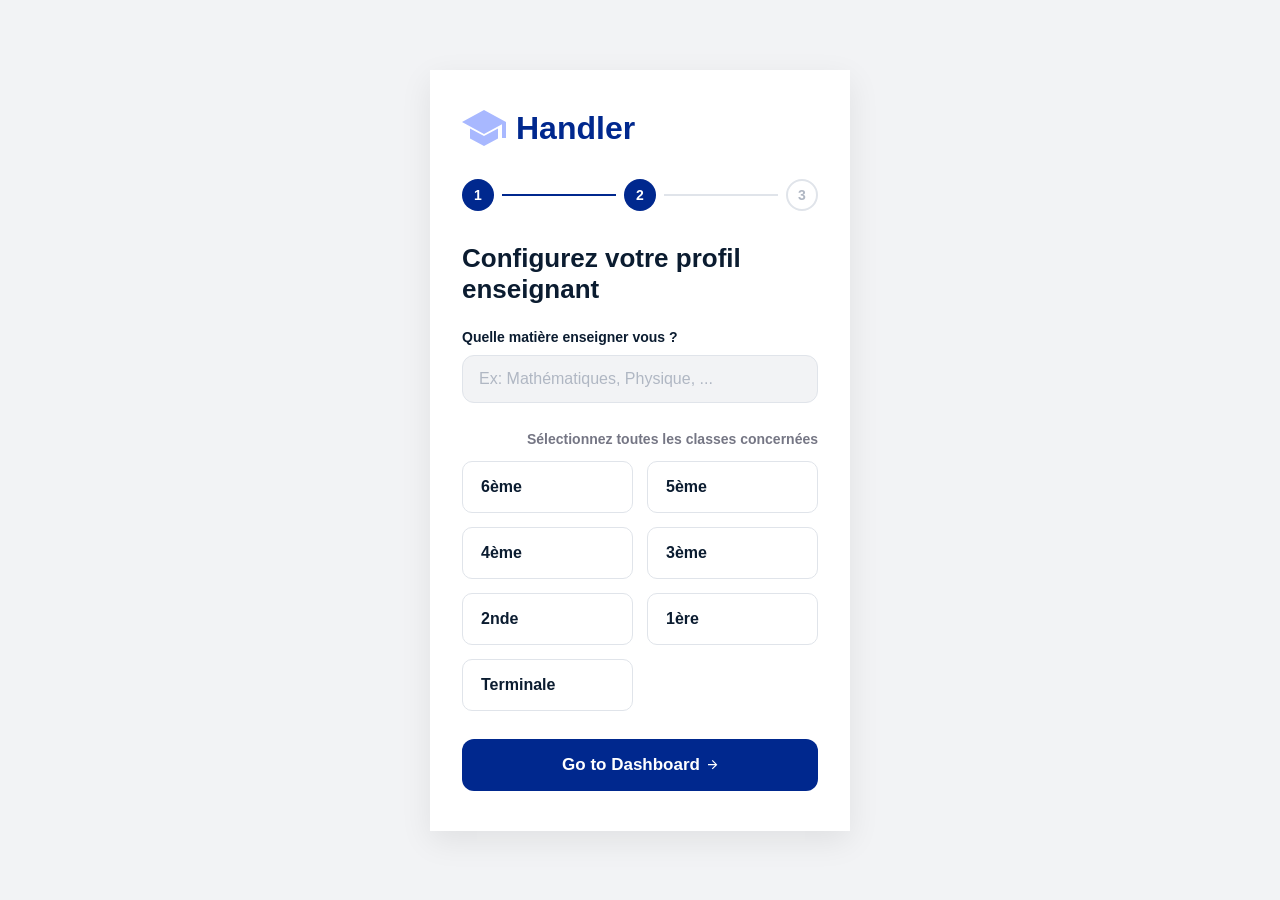
<file: part/configuration du profil enseignant/index.html>
<!DOCTYPE html>
<html lang="en">

<head>
    <meta charset="UTF-8">
    <meta name="viewport" content="width=device-width, initial-scale=1.0">
    <link rel="stylesheet" href="style.css">
    <title>Handler-configuration profile enseignant</title>
</head>

<body>

    <div class="card">

        <!-- logo -->
        <div class="logo">
            <img src="icons/logo_nexora.svg" alt="Logo" class="logo-icon">
            <span class="logo-text">Handler</span>
        </div>

        <!-- step indicator -->
        <div class="steps">
            <div class="step-circle done">1</div>
            <div class="step-line done"></div>
            <div class="step-circle active">2</div>
            <div class="step-line"></div>
            <div class="step-circle upcoming">3</div>
        </div>

        <!-- title -->
         <h1 class="title">Configurez votre profil enseignant</h1>

        <!-- subject field -->
        <label for="subject" class="field-label">Quelle matière enseigner vous ?</label>
        <input type="text" id="subject" class="subject-input" placeholder="Ex: Mathématiques, Physique, ...">

        <!-- classes section -->
         <div class="classes-section">
            <div class="classes-header">
                <span class="classes-hint">Sélectionnez toutes les classes concernées</span>
            </div>

            <div class="classes-grid" id="classesGrid">
                <button class="class-card" type="button" data-class="6ème">6ème</button>
                <button class="class-card" type="button" data-class="5ème">5ème</button>
                <button class="class-card" type="button" data-class="4ème">4ème</button>
                <button class="class-card" type="button" data-class="3ème">3ème</button>
                <button class="class-card" type="button" data-class="2nde">2nde</button>
                <button class="class-card" type="button" data-class="1ère">1ère</button>
                <button class="class-card" type="button" data-class="Terminale">Terminale</button>
            </div>

            <p class="error-message" id="errorMessage"></p>
         </div>

        <!-- submit -->
        <button class="btn-submit" id="submitBtn">
            Go to Dashboard 
            <img src="icons/arrow_back.svg" alt="arrow-back" class="arrow-icon">
        </button>


        <script src="script.js"></script>
</body>

</html>
</file>
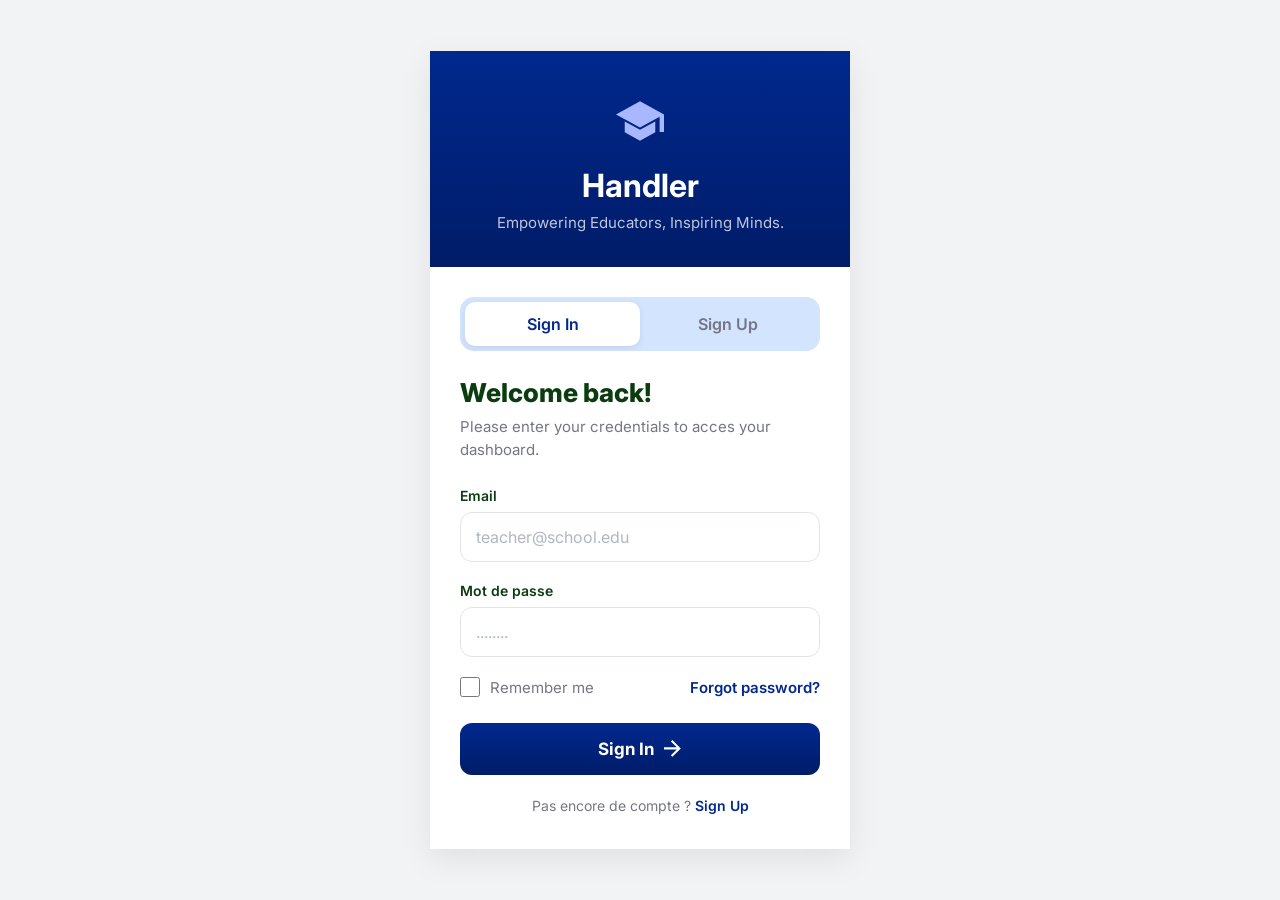
<file: part/connexion-inscription/index.html>
<!DOCTYPE html>
<html lang="en">
<head>
    <meta charset="UTF-8">
    <link rel="stylesheet" href="style.css">
    <meta name="viewport" content="width=device-width, initial-scale=1.0">
    <title>Handler - connexion</title>
</head>
<body>
    <main class="card">

        <!-- header -->
        <div class="header">
            <div class="header-icon">
                <img src="icons/logo_nexora.svg" alt="mon logo">
            </div>
         
            <h1>Handler</h1>
            <p>Empowering Educators, Inspiring Minds.</p>
        </div>
        
        <!-- conent -->
         <div class="content">

            <!-- tabs -->
            <div class="tabs" id="tabs">
                <div class="tabs-highlight"></div>
                <button class="tab active" type="button" id="tab-signin">Sign In</button>
                <button class="tab " type="button" id="tab-signup">Sign Up</button>
            </div>

            <!-- container holding both stacked forms -->
             <div class="forms">

                <!-- SIGN IN FORM -->
                 <section class="form-panel visible" id="form-signin">
                    <h2 class="title">Welcome back!</h2>
                    <p class="subtitle">Please enter your credentials to acces your dashboard.</p>

                    <form>
                        <div class="field">
                            <label for="signin-email">Email</label>
                            <input type="email" id="signin-email" name="email" autocomplete="email" placeholder="teacher@school.edu">
                        </div>

                        <div class="field">
                            <label for="signin-password">Mot de passe</label>
                            <input type="password" id="signin-password" name="password" autocomplete="current-password" placeholder="........">
                        </div>

                        <div class="options-row">
                            <label class="remember-me">
                                <input type="checkbox" name="remember">
                                Remember me 
                            </label>
                            <a href="#" class="forgot-link">Forgot password?</a>
                        </div>

                        <button type="submit" class="submit-button">
                            Sign In
                            <img src="icons/arrow_back.svg" alt="">
                        </button>
                    </form>

                    <p class="switch-text">
                        Pas encore de compte ?
                        <button type="button" class="switch-button" data-target="signup">Sign Up</button>
                    </p>
                </section>

                <!-- SIGN UP FORM -->
                 <section class="form-panel hidden signup" id="form-signup">
                    <h2 class="title">Create account</h2>
                    <p class="subtitle">Remplissez vos informations pour créer votre compte.</p>

                    <form>
                        <div class="field">
                            <label for="signup-fullname">Nom complet</label>
                            <input type="text" id="signup-fullname" name="fullname" autocomplete="name" placeholder="jean Dupont">
                        </div>

                        <div class="field">
                            <label for="signup-email">Email</label>
                            <input type="email" id="signin-email" name="email" autocomplete="email" placeholder="teacher@school.edu">
                        </div>

                        <div class="field">
                            <label for="signup-password">Mot de passe</label>
                            <input type="password" id="signup-password" name="password" autocomplete="new-password" placeholder="........">
                        </div>

                        <button type="submit" class="submit-button">
                            Sign up
                            <img src="icons/arrow_back.svg" alt="">
                        </button>
                    </form>

                    <p class="switch-text">
                        Déjà un compte ?
                        <button type="button" class="switch-button" data-target="signin">Sign In</button>
                    </p>
                 </section>
             </div>
         </div>
    </main>

    <script src="script.js"></script>
</body>
</html>
</file>
<file: part/configuration du profil enseignant/style.css>
:root {

    /* Couleurs du projet */
    --blue: #00288E;
    /*header buttons links*/
    --blue-light: #D3E4FE;
    /*tabs backgroud header icon*/
    --text-muted: #757684;
    /*secondary text*/
    --text-light: #B0B7C3;
    /*placeholder text*/
    --border-color: #E0E4EA;
    /*input border*/
    --text-dark: #0B1C30;
    /*title labels*/
    --white: #FFFFFF;
    --page-bg: #F2F3F5;

    /* Police */
    --font-family: 'Inter', Arial, sans-serif;

    /* Tailles de texte */
    --size-small: 14px;
    --size-normal: 15px;
    --size-input: 16px;
    --size-button: 17px;
    --size-title: 26px;
    --size-logo: 32px;

    /* Graisses de police */
    --weight-regular: 400;
    --weight-semibold: 600;
    --weight-bold: 700;
    --weight-extrabold: 800;

    /* Arrondis */
    --radius-small: 5px;
    --radius-medium: 10px;
    --radius-input: 12px;
    --radius-tabs: 14px;
    --radius-card: 20px;

    /* Vitesse des animations */
    --speed: 0.35s;
}

* {
    margin: 0;
    padding: 0;
    box-sizing: border-box;
}

body{
    font-family: var(--font-family);
    background-color: var(--page-bg);
    min-height: 100vh;
    display: flex;
    align-items: center;
    justify-content: center;
    padding: 30px 15px;
}

.card{
    background-color: var(--white);
    /* border-radius: var(--radius-card); */
    width: 100%;
    max-width: 420px;
    padding: 40px 32px;
    overflow: hidden; /*permet de couper net tout ce qui depasse des limites de la carte*/
    box-shadow: 0 10px 30px rgba(0, 0, 0, 0.08);   
}

.logo{
    display: flex;
    align-items: center;
    gap: 10px;
    margin-bottom: 32px;
}

.logo-icon{
    font-size: 28px;
    line-height: 1;
}

.logo-text{
    font-size: var(--size-logo);
    font-weight: var(--weight-extrabold);
    color: var(--blue);
}

.steps{
    display: flex;
    align-items: center;
    margin-bottom: 32px;
}

.step-circle{
    width: 32px;
    height: 32px;
    border-radius: 50%;
    display: flex;
    align-items: center;
    justify-content: center;
    font-size: var(--size-small);
    font-weight: var(--weight-bold);
    flex-shrink: 0;
}

.step-circle.done, 
.step-circle.active{
    background-color: var(--blue);
    color: var(--white);
}

.step-circle.upcoming{
    background-color: var(--white);
    color: var(--text-light);
    border: 2px solid var(--border-color);
}

.step-line{
    flex: 1;
    height: 2px;
    background-color: var(--border-color);
    margin: 0 8px;
    
}

.step-line.done{
    background-color: var(--blue);
}

.title{
    font-size: var(--size-title);
    font-weight: var(--weight-extrabold);
    color: var(--text-dark);
    margin-bottom: 24px;
}

.field-label{
    display: block;
    font-size: var(--size-small);
    font-weight: var(--weight-semibold);
    color: var(--text-dark);
    margin-bottom: 10px;
}

.subject-input{
    width: 100%;
    padding: 14px 16px;
    font-family: var(--font-family);
    font-size: var(--size-input);
    color: var(--text-dark);
    background-color: var(--page-bg);
    border: 1px solid var(--border-color);
    border-radius: var(--radius-input);
    outline: none;
    transition: border-color var(--speed);
}

.subject-input::placeholder{
    color: var(--text-light);
}

.subject-input:focus{
    border-color:var(--blue);
}

.classes-section{
    margin-top: 28px;
}

.classes-header{
    display: flex;
    justify-content: flex-end;
    margin-bottom: 14px;
}

.classes-hint{
    font-size: var(--size-small);
    font-weight: var(--weight-semibold);
    color: var(--text-muted);
}

.classes-grid{
    display: grid;
    grid-template-columns: 1fr 1fr;
    gap: 14px;
}

.class-card{
    padding: 16px 18px;
    font-size: var(--size-input);
    font-weight: var(--weight-semibold);
    color: var(--text-dark);
    background-color: var(--white);
    border: 1.5px solid var(--border-color);
    border-radius: var(--radius-medium);
    text-align: left;
    cursor: pointer;
    transition: var(--border-color) var(--speed), background-color var(--speed), color var(--speed);
}

.class-card:hover{
    border-color: var(--blue);
}

.class-card.selected {
    background-color: var(--blue-light);
    border-color: var(--blue);
    color: var(--blue);
}

.error-message{
    font-size: var(--size-small);
    font-weight: var(--weight-semibold);
    color: #C0392B;
    margin-top: 16px;
    display: none;
}

.error-message.show{
    display: block;
}

.btn-submit{
    width: 100%;
    margin-top: 28px;
    padding: 16px;
    font-family: var(--font-family);
    font-size: var(--size-button);
    font-weight: var(--weight-bold);
    color: var(--white);
    background-color: var(--blue);
    border: none;
    border-radius: var(--radius-input);
    cursor: pointer;
    display: flex;
    align-items: center;
    justify-content: center;
    gap: 8px;
    transition: opacity var(--speed);
}

.btn-submit:hover{
    opacity: 0.9;
}
</file>
<file: part/connexion-inscription/style.css>
@import url('https://fonts.googleapis.com/css2?family=Inter:ital,opsz,wght@0,14..32,100..900;1,14..32,100..900&display=swap');

/*variables css*/
:root{
    --blue: #00288E; /*header buttons links*/
    --blue-light: #D3E4FE; /*tabs backgroud header-icon*/
    --text-muted: #757684; /*subtitles*/
    --text-light: #B0B7C3; /*placeholder text*/
    --border-color: #E0E4EA; /*input borders*/
    --text-dark: #0B3C10; /*titles labels*/
    --white: #FFFFFF;
    --page-bg: #F2F3F5;

    --font-family: 'Inter', arial, sans-serif;

    --size-small: 14px;
    --size-normal: 15px;
    --size-input: 16px;
    --size-button: 17px;
    --size-title: 26px;
    --size-logo: 32px;

    --weight-regular: 400;
    --weight-semi-bold: 600;
    --weight-bold: 700;
    --weight-extrabold: 800;

    --raduis-small: 5px;
    --raduis-medium: 10px;
    --raduis-input: 12px;
    --raduis-tabs: 14px;
    --raduis-card:20px;
}

* {
    margin: 0;
    padding: 0;
    box-sizing: border-box;
}

body {
    font-family: var(--font-family);
    background-color: var(--page-bg);
    display: flex;
    justify-content: center;
    align-items: center;
    min-height: 100vh;
    padding: 30px 15px;
}

button {
    font-family: inherit; /*permet que toout les boutons heritent de la police inter*/
}

.card {
    background: var(--white);
    width: 100%;
    max-width: 420px; /*permet que la carte occupe tout l'espace sur des petits ecrans*/
    /* border-radius: var(--raduis-card); */
    overflow: hidden; /*permet de couper net tout ce qui depasse des limites de la carte*/
    box-shadow: 0 10px 30px rgba(0, 0, 0, 0.08);    
}

.header {
    background: linear-gradient(180deg, var(--blue) 0%, #001c68 100%);/*bleu vers bleu foncé*/
    padding: 40px 30px 35px;
    text-align: center;
    color: var(--white);
}

.header-icon {
    width: 60px;
    height: 60px;
    margin: 0 auto 15px;
    display: flex;
    align-items: center;
    justify-content: center;
}

.header-icon img{
    width: 48px;
    height: 48px;
}

.header h1{
    font-size: var(--size-logo);
    font-weight: var(--weight-bold);
    margin-bottom: 8px;
}

.header p{
    font-size: var(--size-normal);
    color: rgba(255, 255, 255, 0.75);
}

.content {
    padding: 30px 30px 35px;
    overflow: hidden;
}

.tabs {
    display: flex;
    background: var(--blue-light);
    border-radius: var(--raduis-tabs);
    padding: 5px;
    margin-bottom: 26px;
    position: relative;
}

.tabs-highlight {
    position: absolute;
    top: 5px;
    left: 5px;
    width: calc(50% - 5px);
    height: calc(100% - 10px);
    background: var(--white);
    border-radius: var(--raduis-medium);
    box-shadow: 0 2px 6px rgba(0, 0, 0, 0.08);
    transition: transform 0.35s ease;
}

.tabs.signup-active .tabs-highlight{
    transform: translateX(100%);
}

.tab{
    flex: 1;
    text-align: center;
    padding: 12px 0;
    border-radius: var(--raduis-medium);
    font-size: var(--size-input);
    font-weight: var(--weight-semi-bold);
    cursor: pointer;
    border: none;
    background: transparent;
    color: var(--text-muted);
    position: relative;
    z-index: 1;
    transition: color 0.35s ease;
}

.tab.active{
    color: var(--blue);
}

.forms{
    position: relative;
    width: 100%;
    min-height: 430px;
}

.form-panel{
    width: 100%;
    transition: transform 0.35s ease, opacity 0.35s ease;
}

.form-panel.visible{
    position: relative;
    transform: translateX(0);
    opacity: 1;
    visibility: visible;
    pointer-events: auto; /*accepte les clics et interaction souris normalement*/
}

.form-panel.hidden {
    position: absolute;
    top: 0;
    left: 0;
    opacity: 0;
    visibility: hidden;
    pointer-events: none;
    transition: transform 0.35s ease, opacity 0.35s ease, visibility 0s linear 0.35s;
}

.form-pannel.hidden.signin{
    transform: translateX(-40px);
}

.form-pannel.hidden.signup{
    transform: translateX(40px);
}

.title{
    font-size: var(--size-title);
    font-weight: var(--weight-extrabold);
    color: var(--text-dark);
    margin-bottom: 8px;
}

.subtitle{
    font-size: var(--size-normal);
    color: var(--text-muted);
    line-height: 1.5;
    margin-bottom: 26px;
}

.field{
    margin-bottom: 20px;
}

.field label{
    display: block;
    font-size: var(--size-small);
    font-weight: var(--weight-semi-bold);
    color: var(--text-dark);
    margin-bottom: 8px;
}

.field input {
    width: 100%;
    padding: 14px 15px;
    font-size: var(--size-input);
    font-family: inherit;
    border: 1px solid var(--border-color);
    border-radius: var(--raduis-input);
    color: var(--text-dark);
    outline: none;
    transition: border-color 0.2 ease;
}

.field input::placeholder{
    color: var(--text-light);
}

.field input:focus{
    border-color: var(--blue);
}

.options-row {
    display: flex;
    justify-content: space-between;
    align-items: center;
    margin-bottom: 26px;
}

.remember-me{
    display: flex;
    align-items: center;
    gap: 10px;
    font-size: var(--size-normal);
    color: var(--text-muted);
    cursor: pointer;
}

.remember-me input{
    width: 20px;
    height: 20px;
    accent-color: var(--blue);
    cursor: pointer;
}

.forgot-link{
    font-size: var(--size-normal);
    font-weight: var(--weight-semi-bold);
    color: var(--blue);
    text-decoration: none;
}

.forgot-link:hover{
    text-decoration: underline;
}

.submit-button{
    width: 100%;
    padding: 16px;
    background: linear-gradient(180deg, var(--blue) 0%, #001c68 100%);
    color: var(--white);
    font-size: var(--size-button);
    font-weight: var(--weight-bold);
    font-family: inherit;
    border: none;
    border-radius: var(--raduis-input);
    cursor: pointer;
    display: flex;
    align-items: center;
    justify-content: center;
    gap: 10px;
    transition: opacity 0.2 ease;
}

.submit-button:hover{
    opacity: 0.9;
}

.submit-button img{
    width: 18px;
    height: 18px;
}

.switch-text{
    text-align: center;
    font-size: var(--size-small);
    color: var(--text-muted);
    margin-top: 22px;
}

.switch-text button{
    background: none;
    border: none;
    padding: 0;
    font-family: inherit;
    color: var(--blue);
    font-size: inherit;
    font-weight: var(--weight-semi-bold);
    cursor: pointer;
}

.switch-text button:hover{
    text-decoration: underline;
}
</file>
